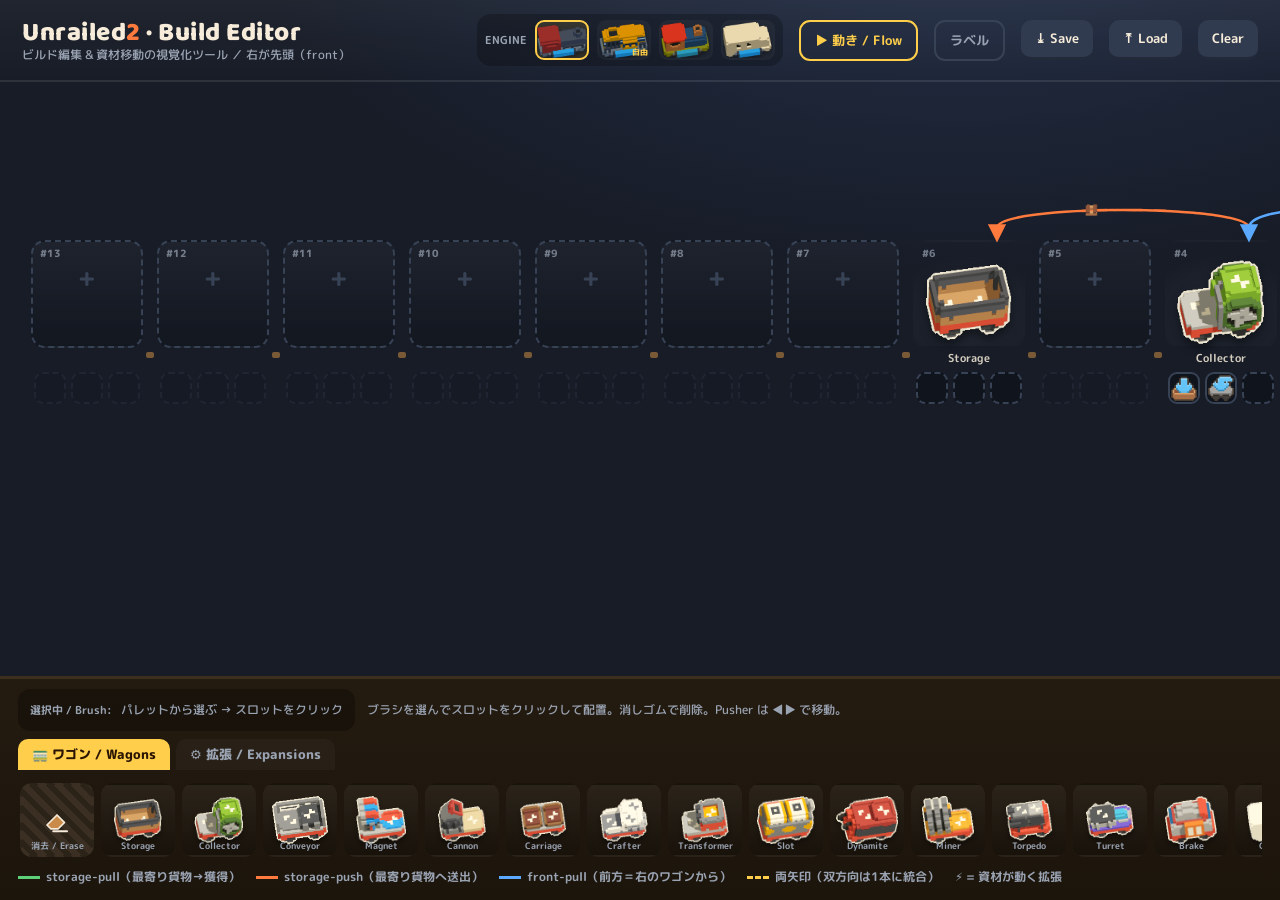
<file: reference/unrailed2_build_editor_1.html>
<!DOCTYPE html>
<html lang="ja">
<head>
<meta charset="UTF-8">
<meta name="viewport" content="width=device-width, initial-scale=1.0">
<title>Unrailed 2 — Build Editor</title>
<link rel="preconnect" href="https://fonts.googleapis.com">
<link rel="preconnect" href="https://fonts.gstatic.com" crossorigin>
<link href="https://fonts.googleapis.com/css2?family=Baloo+2:wght@500;600;700;800&family=M+PLUS+Rounded+1c:wght@400;500;700;800&display=swap" rel="stylesheet">
<style>
:root{
  --bg:#171c27;--bg2:#1f2634;--panel-edge:#3d2f1d;--wood:#7a5a36;
  --rail:#ff7a3d;--rail-deep:#e0562a;--teal:#39c2a8;--green:#5fd07a;
  --blue:#5aa9ff;--gold:#ffce4a;--cream:#f6ecd9;--muted:#9aa3b2;
  --slot:#222a3a;--slot-edge:#374255;
}
*{box-sizing:border-box}
html,body{margin:0;height:100%}
body{
  font-family:'M PLUS Rounded 1c',system-ui,sans-serif;
  background:radial-gradient(1200px 600px at 75% -10%, #243049 0%, transparent 60%),
    radial-gradient(900px 500px at 0% 110%, #2a1c16 0%, transparent 55%),var(--bg);
  color:var(--cream);display:flex;flex-direction:column;min-height:100vh;-webkit-font-smoothing:antialiased;
}
header{display:flex;align-items:center;gap:16px;flex-wrap:wrap;padding:14px 22px;
  border-bottom:2px solid rgba(255,255,255,.06);background:linear-gradient(180deg, rgba(255,255,255,.04), transparent);}
.brand{display:flex;flex-direction:column;line-height:1}
.brand .t{font-family:'Baloo 2',sans-serif;font-weight:800;font-size:26px;letter-spacing:.5px}
.brand .t .accent{color:var(--rail)}
.brand .s{font-size:12px;color:var(--muted);margin-top:3px;font-weight:500}
.spacer{flex:1}
.btn{font-family:inherit;font-weight:700;font-size:13px;cursor:pointer;border:none;border-radius:11px;
  padding:9px 14px;color:var(--cream);background:#313b4f;border-bottom:3px solid #222a3a;transition:.12s;}
.btn:hover{transform:translateY(-1px);filter:brightness(1.12)}
.btn:active{transform:translateY(1px);border-bottom-width:1px}
.btn.ghost{background:transparent;border:2px solid var(--slot-edge);border-bottom-width:2px;color:var(--muted)}
.btn.ghost.on{color:var(--gold);border-color:var(--gold)}
.engsel{display:flex;align-items:center;gap:8px;background:rgba(0,0,0,.25);padding:6px 8px;border-radius:14px}
.engsel .lab{font-size:11px;color:var(--muted);font-weight:700}
.engopt{width:54px;height:40px;border-radius:9px;cursor:pointer;border:2px solid transparent;
  display:flex;align-items:center;justify-content:center;overflow:hidden;background:rgba(255,255,255,.04);position:relative}
.engopt img{width:100%;height:100%;object-fit:contain;filter:drop-shadow(0 2px 2px rgba(0,0,0,.4))}
.engopt.on{border-color:var(--gold);background:rgba(255,206,74,.12)}
.engopt .free{position:absolute;bottom:-1px;right:1px;font-size:8px;color:var(--gold);font-weight:800}

main{flex:1;display:flex;flex-direction:column;min-height:0}
.stage-wrap{flex:1;overflow-x:auto;overflow-y:hidden;padding:8px 0 4px}
.stage{position:relative;min-width:max-content;padding:0 28px}
.arrow-layer{position:relative;width:100%;height:150px;pointer-events:none}
.arrow-layer svg{position:absolute;inset:0;width:100%;height:100%;overflow:visible}

.train{display:flex;align-items:flex-start;gap:0}
/* engine */
.engine-cell{display:flex;flex-direction:column;align-items:center;width:160px;flex:0 0 auto;margin:0 6px}
.engine-cell .epad{height:128px;display:flex;align-items:flex-end;justify-content:center;width:100%;position:relative}
.engine-cell img{width:150px;object-fit:contain;filter:drop-shadow(0 6px 5px rgba(0,0,0,.5))}
.engine-cell .cap{font-size:11px;color:var(--muted);font-weight:700;margin-top:4px;text-align:center}
.engine-cell .cap .front{color:var(--gold)}
.mover{display:flex;gap:5px;margin-top:5px}
.mover button{font-family:inherit;cursor:pointer;border:none;border-radius:8px;width:30px;height:26px;font-weight:800;
  background:var(--gold);color:#2a1402;border-bottom:2px solid #c8932f}
.mover button:disabled{opacity:.3;cursor:default}
.mover.hidden{visibility:hidden}

.wagon-cell{width:118px;flex:0 0 auto;display:flex;flex-direction:column;align-items:center}
.wbox{width:112px;height:108px;border-radius:14px;cursor:pointer;position:relative;display:flex;align-items:flex-end;
  justify-content:center;background:linear-gradient(180deg, rgba(255,255,255,.03), rgba(0,0,0,.18));
  border:2px dashed var(--slot-edge);transition:.12s;}
.wbox.filled{border-style:solid;border-color:transparent;background:radial-gradient(80px 60px at 50% 70%, rgba(255,255,255,.06), transparent)}
.wbox:hover{border-color:var(--rail);background:rgba(255,122,61,.07)}
.wbox.sel{border-color:var(--gold)!important;box-shadow:0 0 0 3px rgba(255,206,74,.25)}
.wbox img{max-width:104px;max-height:96px;object-fit:contain;filter:drop-shadow(0 5px 4px rgba(0,0,0,.45));pointer-events:none}
.wbox .idx{position:absolute;top:4px;left:7px;font-size:10px;font-weight:800;color:var(--muted);opacity:.7}
.wbox .empty-hint{font-size:24px;color:var(--slot-edge);font-weight:800;align-self:center;margin-bottom:34px}
.wname{font-size:10.5px;font-weight:700;color:var(--cream);height:14px;margin-top:3px;white-space:nowrap;overflow:hidden;
  text-overflow:ellipsis;max-width:112px;opacity:.85}
.coupler{width:8px;height:6px;background:var(--wood);align-self:center;margin-top:50px;border-radius:2px;flex:0 0 auto}

.ext-row{display:flex;gap:5px;margin-top:7px}
.ext-slot{width:32px;height:32px;border-radius:9px;cursor:pointer;position:relative;background:rgba(0,0,0,.28);
  border:2px dashed var(--slot-edge);display:flex;align-items:center;justify-content:center;transition:.1s;}
.ext-slot:hover{border-color:var(--teal)}
.ext-slot.sel{border-color:var(--gold)!important;box-shadow:0 0 0 2px rgba(255,206,74,.3)}
.ext-slot.filled{border-style:solid}
.ext-slot img{width:26px;height:26px;object-fit:contain}
.ext-slot.disabled{opacity:.25;pointer-events:none}

.palette{background:linear-gradient(180deg,#241b10,#1c150c);border-top:3px solid var(--panel-edge);padding:10px 18px 14px;}
.brush-bar{display:flex;align-items:center;gap:12px;margin-bottom:8px;flex-wrap:wrap}
.brush-now{display:flex;align-items:center;gap:9px;background:rgba(0,0,0,.3);padding:6px 12px;border-radius:12px;min-height:42px}
.brush-now .k{font-size:11px;color:var(--muted);font-weight:700}
.brush-chip{display:flex;align-items:center;gap:7px;font-weight:800;font-size:14px}
.brush-chip .sw{width:28px;height:28px;border-radius:7px;display:flex;align-items:center;justify-content:center;background:rgba(255,255,255,.06)}
.brush-chip img{max-width:26px;max-height:24px}
.hint{font-size:12px;color:var(--muted);font-weight:500}
.tabs{display:flex;gap:6px;margin-bottom:9px}
.tab{font-weight:800;font-size:13px;padding:6px 14px;border-radius:10px 10px 0 0;cursor:pointer;color:var(--muted);background:rgba(255,255,255,.03)}
.tab.on{color:#2a1402;background:var(--gold)}
.tray{display:flex;gap:7px;overflow-x:auto;padding:4px 2px 6px}
.pal-item{flex:0 0 auto;width:74px;height:74px;border-radius:12px;cursor:pointer;position:relative;
  background:linear-gradient(180deg, rgba(255,255,255,.05), rgba(0,0,0,.2));border:2px solid transparent;
  display:flex;flex-direction:column;align-items:center;justify-content:center;transition:.1s;}
.pal-item:hover{border-color:var(--rail);transform:translateY(-2px)}
.pal-item.on{border-color:var(--gold);box-shadow:0 0 0 2px rgba(255,206,74,.3)}
.pal-item img{max-width:62px;max-height:48px;object-fit:contain;filter:drop-shadow(0 3px 2px rgba(0,0,0,.4))}
.pal-item .pn{position:absolute;bottom:2px;font-size:8.5px;font-weight:700;color:var(--muted);white-space:nowrap}
.pal-item .flow{position:absolute;top:3px;right:4px;font-size:9px}
.pal-item.eraser{background:repeating-linear-gradient(45deg,#3a2f22,#3a2f22 6px,#2c2318 6px,#2c2318 12px)}
.pal-item.eraser svg{width:30px;height:30px}
.legend{display:flex;gap:16px;flex-wrap:wrap;font-size:11.5px;color:var(--muted);margin-top:6px;align-items:center}
.legend .it{display:flex;align-items:center;gap:6px;font-weight:600}
.legend .ln{width:22px;height:0;border-top:3px solid}
.tray::-webkit-scrollbar,.stage-wrap::-webkit-scrollbar{height:10px}
.tray::-webkit-scrollbar-thumb,.stage-wrap::-webkit-scrollbar-thumb{background:#43505f;border-radius:6px}
</style>
</head>
<body>
<header>
  <div class="brand">
    <div class="t">Unrailed<span class="accent">2</span> · Build Editor</div>
    <div class="s">ビルド編集 & 資材移動の視覚化ツール ／ 右が先頭（front）</div>
  </div>
  <div class="spacer"></div>
  <div class="engsel" id="engsel"><span class="lab">ENGINE</span></div>
  <button class="btn ghost on" id="animBtn">▶ 動き / Flow</button>
  <button class="btn ghost" id="labelBtn">ラベル</button>
  <button class="btn" id="exportBtn">⤓ Save</button>
  <button class="btn" id="importBtn">⤒ Load</button>
  <button class="btn" id="clearBtn">Clear</button>
  <input type="file" id="fileIn" accept="application/json" style="display:none">
</header>
<main>
  <div class="stage-wrap"><div class="stage">
    <div class="arrow-layer"><svg id="arrowSvg" preserveAspectRatio="none"></svg></div>
    <div class="train" id="train"></div>
  </div></div>
  <div class="palette">
    <div class="brush-bar">
      <div class="brush-now"><span class="k">選択中 / Brush:</span>
        <span class="brush-chip" id="brushChip"><span class="hint">パレットから選ぶ → スロットをクリック</span></span></div>
      <span class="hint">ブラシを選んでスロットをクリックして配置。消しゴムで削除。Pusher は ◀▶ で移動。</span>
    </div>
    <div class="tabs">
      <div class="tab on" data-tab="wagon">🚃 ワゴン / Wagons</div>
      <div class="tab" data-tab="ext">⚙ 拡張 / Expansions</div>
    </div>
    <div class="tray" id="tray"></div>
    <div class="legend">
      <span class="it"><span class="ln" style="border-color:var(--green)"></span> storage-pull（最寄り貨物→獲得）</span>
      <span class="it"><span class="ln" style="border-color:var(--rail)"></span> storage-push（最寄り貨物へ送出）</span>
      <span class="it"><span class="ln" style="border-color:var(--blue)"></span> front-pull（前方＝右のワゴンから）</span>
      <span class="it"><span class="ln" style="border-color:var(--gold);border-top-style:dashed"></span> 両矢印（双方向は1本に統合）</span>
      <span class="it">⚡ = 資材が動く拡張</span>
    </div>
  </div>
</main>
<script>
const ASSETS = {"wagons": {"mimic": "[data-uri]", "teleporter": "[data-uri]", "01_storage": "[data-uri]", "02_collector": "[data-uri]", "03_conveyor": "[data-uri]", "04_mag": "[data-uri]", "05_cannon": "[data-uri]", "06_carriage": "[data-uri]", "07_crafter": "[data-uri]", "08_transformer": "[data-uri]", "09_slot": "[data-uri]", "10_dynamite": "[data-uri]", "11_miner": "[data-uri]", "12_torpedo": "[data-uri]", "13_turret": "[data-uri]", "14_brake": "[data-uri]", "15_ghost": "[data-uri]", "16_tank": "[data-uri]", "17_supercharger": "[data-uri]", "18_compactor": "[data-uri]", "19_milk": "[data-uri]", "23_hex": "[data-uri]", "24_task": "[data-uri]"}, "engines": {"ghost": "[data-uri]", "pusher": "[data-uri]", "steam": "[data-uri]", "toy": "[data-uri]"}, "expansions": {"auto-drop": "[data-uri]", "brake": "[data-uri]", "front-pull": "[data-uri]", "ghost": "[data-uri]", "hydrocharge": "[data-uri]", "key": "[data-uri]", "magnet-pick": "[data-uri]", "speed-boost": "[data-uri]", "stack-boost": "[data-uri]", "storage-pull": "[data-uri]", "storage-push": "[data-uri]", "supercharge": "[data-uri]", "time-extension": "[data-uri]"}, "wood": "[data-uri]"};

const WAGON_LABELS={'01_storage':'Storage','02_collector':'Collector','03_conveyor':'Conveyor','04_mag':'Magnet','05_cannon':'Cannon','06_carriage':'Carriage','07_crafter':'Crafter','08_transformer':'Transformer','09_slot':'Slot','10_dynamite':'Dynamite','11_miner':'Miner','12_torpedo':'Torpedo','13_turret':'Turret','14_brake':'Brake','15_ghost':'Ghost','16_tank':'Tank','17_supercharger':'Supercharger','18_compactor':'Compactor','19_milk':'Milk','23_hex':'Hex','24_task':'Task','mimic':'Mimic','teleporter':'Teleporter'};
const WAGON_ORDER=['01_storage','02_collector','03_conveyor','04_mag','05_cannon','06_carriage','07_crafter','08_transformer','09_slot','10_dynamite','11_miner','12_torpedo','13_turret','14_brake','15_ghost','16_tank','17_supercharger','18_compactor','19_milk','23_hex','24_task','mimic','teleporter'];
const EXP_ORDER=Object.keys(ASSETS.expansions);
const FLOW_EXP={'storage-pull':1,'storage-push':1,'front-pull':1}; // these generate arrows
const STORAGE_KEY='01_storage';
const N=13;
const ERASER=`<svg viewBox="0 0 24 24" fill="none"><path d="M4 16l8-8 6 6-5 5H7l-3-3z" fill="#c98a4a" stroke="#f6ecd9" stroke-width="1.4" stroke-linejoin="round"/><path d="M9 21h11" stroke="#f6ecd9" stroke-width="1.6" stroke-linecap="round"/></svg>`;

// ===== state =====
// slots index 0 = leftmost (rear) ... 12 = rightmost. FRONT = RIGHT.
let engine='steam';
let enginePos=N;            // gap index 0..N where engine sits. N = far right (front). Movable only for pusher.
let slots=Array.from({length:N},()=>({type:null,ext:[null,null,null]}));
let brush=null, sel=null, showAnim=true, showLabels=false, tab='wagon';

// ===== engine selector =====
const engsel=document.getElementById('engsel');
['steam','pusher','toy','ghost'].forEach(k=>{
  if(!ASSETS.engines[k])return;
  const d=document.createElement('div');d.className='engopt'+(k===engine?' on':'');
  d.innerHTML=`<img src="${ASSETS.engines[k]}">`+(k==='pusher'?'<span class="free">自由</span>':'');
  d.title=k;d.onclick=()=>{engine=k;if(k!=='pusher')enginePos=N;[...engsel.querySelectorAll('.engopt')].forEach(x=>x.classList.remove('on'));d.classList.add('on');renderTrain();};
  engsel.appendChild(d);
});

// ===== palette =====
const tray=document.getElementById('tray');
function eraserEl(){const er=document.createElement('div');er.className='pal-item eraser'+(brush&&brush.kind==='eraser'?' on':'');er.innerHTML=ERASER+`<span class="pn">消去 / Erase</span>`;er.onclick=()=>setBrush({kind:'eraser'});return er;}
function renderTray(){
  tray.innerHTML='';tray.appendChild(eraserEl());
  if(tab==='wagon'){
    WAGON_ORDER.forEach(k=>{if(!ASSETS.wagons[k])return;
      const d=document.createElement('div');d.className='pal-item'+(brush&&brush.kind==='wagon'&&brush.key===k?' on':'');
      d.innerHTML=`<img src="${ASSETS.wagons[k]}"><span class="pn">${WAGON_LABELS[k]||k}</span>`;
      d.onclick=()=>setBrush({kind:'wagon',key:k});tray.appendChild(d);});
  }else{
    EXP_ORDER.forEach(k=>{
      const d=document.createElement('div');d.className='pal-item'+(brush&&brush.kind==='ext'&&brush.key===k?' on':'');
      d.innerHTML=`<img src="${ASSETS.expansions[k]}"><span class="pn">${k}</span>`+(FLOW_EXP[k]?'<span class="flow">⚡</span>':'');
      d.onclick=()=>setBrush({kind:'ext',key:k});tray.appendChild(d);});
  }
}
function setBrush(b){brush=b;renderTray();renderBrushChip();}
function renderBrushChip(){const c=document.getElementById('brushChip');
  if(!brush){c.innerHTML='<span class="hint">パレットから選ぶ → スロットをクリック</span>';return;}
  if(brush.kind==='eraser')c.innerHTML=`<span class="sw">${ERASER}</span>消去 / Eraser`;
  else if(brush.kind==='wagon')c.innerHTML=`<span class="sw"><img src="${ASSETS.wagons[brush.key]}"></span>${WAGON_LABELS[brush.key]||brush.key}`;
  else c.innerHTML=`<span class="sw"><img src="${ASSETS.expansions[brush.key]}"></span>${brush.key}`;
}
document.querySelectorAll('.tab').forEach(t=>t.onclick=()=>{tab=t.dataset.tab;document.querySelectorAll('.tab').forEach(x=>x.classList.toggle('on',x===t));renderTray();});

// ===== board (engine on the RIGHT / front) =====
const train=document.getElementById('train');
function engineCell(){
  const ec=document.createElement('div');ec.className='engine-cell';
  const movable=engine==='pusher';
  ec.innerHTML=`<div class="epad"><img src="${ASSETS.engines[engine]}"></div>
    <div class="cap">ENGINE · ${engine}${enginePos===N?' <span class="front">(先頭/front)</span>':''}</div>
    <div class="mover${movable?'':' hidden'}">
      <button data-d="-1" ${enginePos<=0?'disabled':''}>◀</button>
      <button data-d="1" ${enginePos>=N?'disabled':''}>▶</button>
    </div>`;
  ec.querySelectorAll('.mover button').forEach(b=>b.onclick=()=>{enginePos=Math.max(0,Math.min(N,enginePos+ (+b.dataset.d)));renderTrain();});
  return ec;
}
function couplerEl(){const c=document.createElement('div');c.className='coupler';return c;}
function renderTrain(){
  train.innerHTML='';
  // build ordered element list left->right; insert engine at enginePos
  const items=[];
  for(let i=0;i<N;i++){ if(enginePos===i)items.push({t:'engine'}); items.push({t:'wagon',i}); }
  if(enginePos===N)items.push({t:'engine'});

  items.forEach((it,k)=>{
    if(k>0)train.appendChild(couplerEl());
    if(it.t==='engine'){train.appendChild(engineCell());return;}
    const i=it.i,s=slots[i];
    const cell=document.createElement('div');cell.className='wagon-cell';
    const wb=document.createElement('div');
    wb.className='wbox'+(s.type?' filled':'')+(sel&&sel.kind==='wagon'&&sel.i===i?' sel':'');
    const num=N-i; // #1 = front (right)
    wb.innerHTML=`<span class="idx">#${num}</span>`+(s.type?`<img src="${ASSETS.wagons[s.type]}">`:`<span class="empty-hint">+</span>`);
    wb.onclick=()=>clickWagon(i);cell.appendChild(wb);
    const nm=document.createElement('div');nm.className='wname';nm.textContent=s.type?(WAGON_LABELS[s.type]||s.type):'';cell.appendChild(nm);
    const er=document.createElement('div');er.className='ext-row';
    for(let e=0;e<3;e++){const es=document.createElement('div');const filled=!!s.ext[e];
      es.className='ext-slot'+(filled?' filled':'')+(sel&&sel.kind==='ext'&&sel.i===i&&sel.e===e?' sel':'')+(s.type?'':' disabled');
      es.innerHTML=filled?`<img src="${ASSETS.expansions[s.ext[e]]}">`:'';es.title=filled?s.ext[e]:'拡張スロット';
      es.onclick=(ev)=>{ev.stopPropagation();clickExt(i,e);};er.appendChild(es);}
    cell.appendChild(er);train.appendChild(cell);
  });
  requestAnimationFrame(drawArrows);
}
function clickWagon(i){
  if(brush&&brush.kind==='wagon'){slots[i].type=brush.key;sel={kind:'wagon',i};}
  else if(brush&&brush.kind==='eraser'){slots[i]={type:null,ext:[null,null,null]};sel=null;}
  else sel={kind:'wagon',i};
  renderTrain();
}
function clickExt(i,e){
  if(!slots[i].type){sel={kind:'wagon',i};renderTrain();return;}
  if(brush&&brush.kind==='ext'){slots[i].ext[e]=brush.key;sel={kind:'ext',i,e};}
  else if(brush&&brush.kind==='eraser'){slots[i].ext[e]=null;sel=null;}
  else sel={kind:'ext',i,e};
  renderTrain();
}

// ===== arrow logic (FRONT = RIGHT = higher index) =====
function computeArrows(){
  const arrows=[];const storageIdx=[];slots.forEach((s,i)=>{if(s.type===STORAGE_KEY)storageIdx.push(i);});
  function nearestStorage(i){let best=null,bd=1e9;
    for(const k of storageIdx){if(k===i)continue;const d=Math.abs(k-i);
      if(d<bd||(d===bd&&(best===null||k>best))){bd=d;best=k;}} // tie -> prefer front (right / larger index)
    return best;}
  slots.forEach((s,i)=>{if(!s.type)return;s.ext.forEach(e=>{if(!e)return;
    if(e==='front-pull'){let j=i+1;while(j<N&&!slots[j].type)j++; if(j<N)arrows.push({from:j,to:i,kind:'front'});} // pull from the RIGHT (front) wagon
    else if(e==='storage-pull'){const k=nearestStorage(i);if(k!==null)arrows.push({from:k,to:i,kind:'storage'});}
    else if(e==='storage-push'){const k=nearestStorage(i);if(k!==null)arrows.push({from:i,to:k,kind:'storage'});}
  });});
  return arrows;
}
function planArrows(arrows){
  const groups={};
  arrows.forEach(a=>{const lo=Math.min(a.from,a.to),hi=Math.max(a.from,a.to),key=lo+'-'+hi;
    if(!groups[key])groups[key]={lo,hi,fwd:false,bwd:false,kinds:new Set()};
    if(a.from<a.to)groups[key].fwd=true;else groups[key].bwd=true;groups[key].kinds.add(a.kind);});
  const planned=Object.values(groups).map(g=>({lo:g.lo,hi:g.hi,
    dir:g.fwd&&g.bwd?'both':(g.fwd?'fwd':'bwd'),
    kind:(g.kinds.has('front')&&g.kinds.size===1)?'front':'storage'}));
  planned.sort((a,b)=>a.lo-b.lo||a.hi-b.hi);
  const lanes=[];
  planned.forEach(p=>{let placed=false;
    for(let L=0;L<lanes.length;L++){const ov=lanes[L].some(([lo,hi])=>p.lo<hi&&lo<p.hi);
      if(!ov){lanes[L].push([p.lo,p.hi]);p.lane=L;placed=true;break;}}
    if(!placed){p.lane=lanes.length;lanes.push([[p.lo,p.hi]]);}});
  return planned;
}
const svg=document.getElementById('arrowSvg');const SVGNS='http://www.w3.org/2000/svg';
function wagonCenterX(i){const cells=train.querySelectorAll('.wagon-cell');const stage=document.querySelector('.stage');
  if(!cells[i])return null;const r=cells[i].querySelector('.wbox').getBoundingClientRect();const sr=stage.getBoundingClientRect();
  return r.left-sr.left+r.width/2;}
function getCSS(v){return getComputedStyle(document.documentElement).getPropertyValue(v).trim();}
function drawArrows(){
  svg.innerHTML='';const planned=planArrows(computeArrows());if(!planned.length)return;
  const H=150,baseY=H-6,laneGap=30;
  const defs=document.createElementNS(SVGNS,'defs');
  [['rail',getCSS('--rail')],['blue',getCSS('--blue')]].forEach(([c,col])=>{['end','start'].forEach(pos=>{
    const m=document.createElementNS(SVGNS,'marker');m.setAttribute('id',`mk-${c}-${pos}`);m.setAttribute('viewBox','0 0 10 10');
    m.setAttribute('refX',pos==='end'?'8':'2');m.setAttribute('refY','5');m.setAttribute('markerWidth','7');m.setAttribute('markerHeight','7');
    m.setAttribute('orient','auto-start-reverse');const p=document.createElementNS(SVGNS,'path');p.setAttribute('d','M0 0 L10 5 L0 10 z');p.setAttribute('fill',col);
    m.appendChild(p);defs.appendChild(m);});});
  svg.appendChild(defs);
  const labels=[];
  planned.forEach((p,idx)=>{
    const x1=wagonCenterX(p.lo),x2=wagonCenterX(p.hi);if(x1==null||x2==null)return;
    const apex=baseY-(p.lane+1)*laneGap;const col=p.kind==='front'?getCSS('--blue'):getCSS('--rail');const cN=p.kind==='front'?'blue':'rail';
    const path=document.createElementNS(SVGNS,'path');
    path.setAttribute('id',`arc-${idx}`);path.setAttribute('d',`M ${x1} ${baseY-6} C ${x1} ${apex}, ${x2} ${apex}, ${x2} ${baseY-6}`);
    path.setAttribute('fill','none');path.setAttribute('stroke',col);path.setAttribute('stroke-width','2.6');path.setAttribute('stroke-linecap','round');
    if(p.dir==='fwd'||p.dir==='both')path.setAttribute('marker-end',`url(#mk-${cN}-end)`);
    if(p.dir==='bwd'||p.dir==='both')path.setAttribute('marker-start',`url(#mk-${cN}-start)`);
    svg.appendChild(path);
    if(showLabels)labels.push({x:(x1+x2)/2,y:apex-4,col,text:p.dir==='both'?'⇄ '+p.kind:p.kind});
    if(showAnim){const mk=(reverse)=>{const img=document.createElementNS(SVGNS,'image');
      img.setAttribute('href',ASSETS.wood);img.setAttributeNS('http://www.w3.org/1999/xlink','href',ASSETS.wood);
      img.setAttribute('width','18');img.setAttribute('height','18');img.setAttribute('x','-9');img.setAttribute('y','-9');
      const am=document.createElementNS(SVGNS,'animateMotion');am.setAttribute('dur','2.2s');am.setAttribute('repeatCount','indefinite');
      if(reverse){am.setAttribute('keyPoints','1;0');am.setAttribute('keyTimes','0;1');am.setAttribute('calcMode','linear');}
      const mp=document.createElementNS(SVGNS,'mpath');mp.setAttribute('href',`#arc-${idx}`);mp.setAttributeNS('http://www.w3.org/1999/xlink','href',`#arc-${idx}`);
      am.appendChild(mp);img.appendChild(am);svg.appendChild(img);};
      if(p.dir==='fwd'||p.dir==='both')mk(false);
      if(p.dir==='bwd'||p.dir==='both')mk(true);}
  });
  // labels drawn LAST so they sit on top of arrows + moving cargo
  labels.forEach(l=>{
    const w=l.text.length*6.4+10;
    const bg=document.createElementNS(SVGNS,'rect');
    bg.setAttribute('x',l.x-w/2);bg.setAttribute('y',l.y-12);bg.setAttribute('width',w);bg.setAttribute('height',15);
    bg.setAttribute('rx','5');bg.setAttribute('fill','rgba(15,18,26,.82)');bg.setAttribute('stroke',l.col);bg.setAttribute('stroke-width','1');
    svg.appendChild(bg);
    const t=document.createElementNS(SVGNS,'text');t.setAttribute('x',l.x);t.setAttribute('y',l.y-1);
    t.setAttribute('fill',l.col);t.setAttribute('font-size','10');t.setAttribute('font-weight','800');t.setAttribute('text-anchor','middle');
    t.setAttribute('font-family',"'M PLUS Rounded 1c',sans-serif");t.textContent=l.text;svg.appendChild(t);
  });
}

// ===== toolbar =====
document.getElementById('animBtn').onclick=function(){showAnim=!showAnim;this.classList.toggle('on',showAnim);drawArrows();};
document.getElementById('labelBtn').onclick=function(){showLabels=!showLabels;this.classList.toggle('on',showLabels);drawArrows();};
document.getElementById('clearBtn').onclick=()=>{slots=Array.from({length:N},()=>({type:null,ext:[null,null,null]}));sel=null;renderTrain();};
document.getElementById('exportBtn').onclick=()=>{const data={engine,enginePos,slots};const blob=new Blob([JSON.stringify(data,null,2)],{type:'application/json'});
  const a=document.createElement('a');a.href=URL.createObjectURL(blob);a.download='unrailed_build.json';a.click();};
document.getElementById('importBtn').onclick=()=>document.getElementById('fileIn').click();
document.getElementById('fileIn').onchange=function(e){const f=e.target.files[0];if(!f)return;const r=new FileReader();
  r.onload=()=>{try{const d=JSON.parse(r.result);if(d.engine)engine=d.engine;enginePos=(typeof d.enginePos==='number')?d.enginePos:N;if(engine!=='pusher')enginePos=N;
    if(Array.isArray(d.slots))slots=Array.from({length:N},(_,i)=>d.slots[i]?{type:d.slots[i].type||null,ext:(d.slots[i].ext||[null,null,null]).slice(0,3)}:{type:null,ext:[null,null,null]});
    [...engsel.querySelectorAll('.engopt')].forEach(x=>x.classList.toggle('on',x.title===engine));renderTrain();}catch(err){alert('読み込み失敗 / load failed');}};
  r.readAsText(f);};
window.addEventListener('resize',()=>drawArrows());

// ===== init demo (right = front) =====
slots[12]={type:'01_storage',ext:[null,null,null]};        // #1 front
slots[10]={type:'07_crafter',ext:['storage-pull',null,null]};
slots[9] ={type:'02_collector',ext:['storage-push','front-pull',null]};
slots[7] ={type:'01_storage',ext:[null,null,null]};
renderTray();renderBrushChip();renderTrain();
</script>
</body>
</html>
</file>
